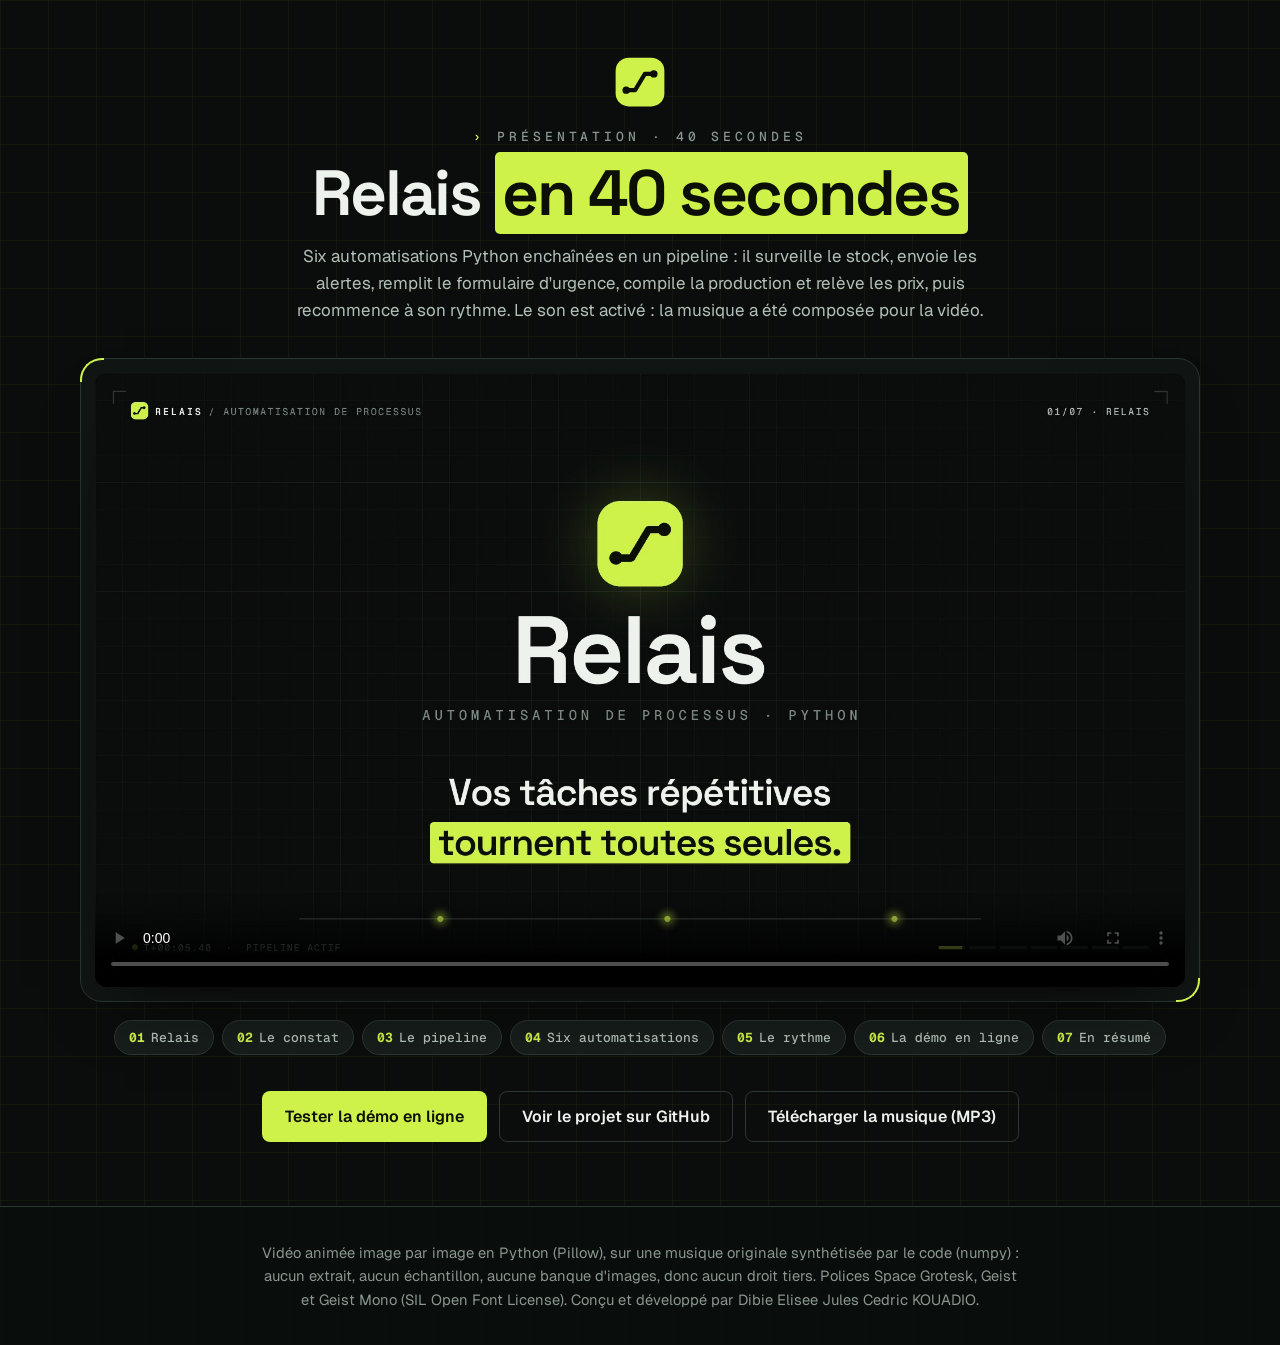
<file: assets/video/index.html>
<!doctype html>
<html lang="fr">
<head>
  <meta charset="utf-8">
  <meta name="viewport" content="width=device-width, initial-scale=1">
  <title>Relais : présentation vidéo</title>
  <meta name="description" content="Relais en 40 secondes : six automatisations Python enchaînées en un pipeline qui surveille le stock, envoie les alertes, remplit les formulaires d'urgence, compile la production et relève les prix.">
  <meta name="theme-color" content="#0a0d0c">
  <link rel="icon" href="data:image/svg+xml,<svg xmlns='http://www.w3.org/2000/svg' viewBox='0 0 32 32'><rect x='1' y='1' width='30' height='30' rx='8' fill='%23cff24a'/><path d='M7.5 21h5.5l6-10h5.5' fill='none' stroke='%230b0f05' stroke-width='2.6' stroke-linecap='round' stroke-linejoin='round'/><circle cx='7.5' cy='21' r='2.3' fill='%230b0f05'/><circle cx='24.5' cy='11' r='2.3' fill='%230b0f05'/></svg>">
  <link rel="preconnect" href="https://fonts.googleapis.com">
  <link rel="preconnect" href="https://fonts.gstatic.com" crossorigin>
  <link href="https://fonts.googleapis.com/css2?family=Space+Grotesk:wght@500;650&family=Geist+Mono:wght@500;600&family=Geist:wght@400;600&display=swap" rel="stylesheet">
  <style>
    :root {
      --graphite: #0a0d0c;
      --panel: #111614;
      --panel-2: #161d1a;
      --line: #2c3732;
      --ink: #edf2ec;
      --ink-2: #b3c0b8;
      --ink-3: #8a978f;
      --volt: #cff24a;
      --on-volt: #0b0f05;
    }
    * { box-sizing: border-box; }
    body {
      margin: 0;
      min-height: 100vh;
      background:
        linear-gradient(to right, rgba(207, 242, 74, .045) 1px, transparent 1px) 0 0 / 48px 48px,
        linear-gradient(to bottom, rgba(207, 242, 74, .045) 1px, transparent 1px) 0 0 / 48px 48px,
        var(--graphite);
      color: var(--ink);
      font-family: "Geist", system-ui, sans-serif;
      display: flex;
      flex-direction: column;
      align-items: center;
      padding: 56px 16px 0;
      overflow-x: hidden;
    }
    .mark { width: 52px; height: 52px; }
    .eyebrow {
      margin: 22px 0 18px; font: 500 13px/1 "Geist Mono", ui-monospace, monospace;
      letter-spacing: .3em; text-transform: uppercase; color: var(--ink-3);
    }
    .eyebrow b { color: var(--volt); font-weight: 600; }
    h1 {
      font-family: "Space Grotesk", sans-serif; font-weight: 650; letter-spacing: -.035em;
      font-size: clamp(2.2rem, 6vw, 4rem); line-height: 1; margin: 0; text-align: center;
    }
    h1 span { background: var(--volt); color: var(--on-volt); padding: 0 .12em; border-radius: .08em; }
    p.lead { color: var(--ink-2); margin: 18px 0 34px; text-align: center; max-width: 720px; font-size: 1.06rem; line-height: 1.6; }
    .stage { position: relative; width: 100%; max-width: 1120px; padding: 14px; border: 1px solid var(--line); border-radius: 22px; background: var(--panel); }
    .stage::before, .stage::after { content: ""; position: absolute; width: 22px; height: 22px; border: 2px solid var(--volt); }
    .stage::before { top: -1px; left: -1px; border-width: 2px 0 0 2px; border-top-left-radius: 22px; }
    .stage::after { bottom: -1px; right: -1px; border-width: 0 2px 2px 0; border-bottom-right-radius: 22px; }
    .player { border-radius: 12px; overflow: hidden; background: #000; box-shadow: 0 30px 70px -30px rgba(0, 0, 0, .8); }
    video { display: block; width: 100%; height: auto; }
    .chapters { list-style: none; display: flex; flex-wrap: wrap; gap: 8px; justify-content: center; padding: 0; margin: 18px 0 0; }
    .chapters button {
      font: 500 13px/1 "Geist Mono", monospace; color: var(--ink-2); background: var(--panel-2);
      border: 1px solid var(--line); border-radius: 999px; padding: 10px 14px; cursor: pointer;
      transition: background-color .18s, color .18s, border-color .18s;
    }
    .chapters button:hover { color: var(--ink); border-color: var(--ink-3); }
    .chapters button[aria-current="true"] { background: var(--volt); color: var(--on-volt); border-color: transparent; }
    .chapters b { color: var(--volt); margin-right: 6px; }
    .chapters button[aria-current="true"] b { color: var(--on-volt); }
    nav { display: flex; flex-wrap: wrap; gap: 12px; justify-content: center; margin: 36px 0 0; }
    nav a {
      text-decoration: none; padding: 14px 22px; border-radius: 8px; font-weight: 600;
      border: 1px solid var(--line); color: var(--ink); background: transparent;
    }
    nav a.primary { background: var(--volt); color: var(--on-volt); border-color: transparent; }
    nav a:hover { border-color: var(--ink-3); }
    a:focus-visible, button:focus-visible { outline: 3px solid var(--volt); outline-offset: 3px; }
    footer {
      width: 100vw; margin-top: 64px; padding: 34px 16px; border-top: 1px solid var(--line);
      background: rgba(10, 13, 12, .85); color: var(--ink-3); text-align: center;
    }
    footer p { margin: 0 auto; max-width: 760px; font-size: .92rem; line-height: 1.6; }
    footer a { color: var(--ink-2); }
    @media (prefers-reduced-motion: reduce) { * { transition: none !important; } }
  </style>
</head>
<body>
  <svg class="mark" viewBox="0 0 32 32" aria-hidden="true"><rect x="1" y="1" width="30" height="30" rx="8" fill="#cff24a"/><path d="M7.5 21h5.5l6-10h5.5" fill="none" stroke="#0b0f05" stroke-width="2.6" stroke-linecap="round" stroke-linejoin="round"/><circle cx="7.5" cy="21" r="2.3" fill="#0b0f05"/><circle cx="24.5" cy="11" r="2.3" fill="#0b0f05"/></svg>
  <p class="eyebrow"><b>›</b> Présentation · 40 secondes</p>
  <h1>Relais <span>en 40 secondes</span></h1>
  <p class="lead">Six automatisations Python enchaînées en un pipeline&nbsp;: il surveille le stock, envoie les alertes, remplit le formulaire d'urgence, compile la production et relève les prix, puis recommence à son rythme. Le son est activé&nbsp;: la musique a été composée pour la vidéo.</p>

  <div class="stage">
    <div class="player">
      <video id="video" controls playsinline preload="metadata" poster="presentation-poster.jpg">
        <source src="Relais_presentation.mp4" type="video/mp4">
        Votre navigateur ne lit pas la vidéo : <a href="Relais_presentation.mp4">téléchargez-la</a>.
      </video>
    </div>
  </div>

  <ul class="chapters" aria-label="Chapitres">
    <li><button type="button" data-t="0"><b>01</b>Relais</button></li>
    <li><button type="button" data-t="6"><b>02</b>Le constat</button></li>
    <li><button type="button" data-t="10"><b>03</b>Le pipeline</button></li>
    <li><button type="button" data-t="18"><b>04</b>Six automatisations</button></li>
    <li><button type="button" data-t="24"><b>05</b>Le rythme</button></li>
    <li><button type="button" data-t="28"><b>06</b>La démo en ligne</button></li>
    <li><button type="button" data-t="34"><b>07</b>En résumé</button></li>
  </ul>

  <nav aria-label="Liens">
    <a class="primary" href="https://automatisation-de-processus-cedric.streamlit.app">Tester la démo en ligne</a>
    <a href="https://github.com/GomuGomuNo01/automatisation-de-processus">Voir le projet sur GitHub</a>
    <a href="musique.mp3" download>Télécharger la musique (MP3)</a>
  </nav>

  <footer>
    <p>Vidéo animée image par image en Python (Pillow), sur une musique originale synthétisée par le code (numpy)&nbsp;: aucun extrait, aucun échantillon, aucune banque d'images, donc aucun droit tiers. Polices Space Grotesk, Geist et Geist Mono (SIL Open Font License). Conçu et développé par Dibie Elisee Jules Cedric KOUADIO.</p>
  </footer>

  <script>
    // Chapitres : saut au bon instant, et le chapitre en cours reste signalé
    const video = document.getElementById('video');
    const boutons = [...document.querySelectorAll('[data-t]')];
    boutons.forEach((b) => b.addEventListener('click', () => {
      video.currentTime = Number(b.dataset.t);
      video.play().catch(() => {});
    }));
    video.addEventListener('timeupdate', () => {
      let actif = boutons[0];
      boutons.forEach((b) => { if (video.currentTime >= Number(b.dataset.t)) actif = b; });
      boutons.forEach((b) => b.setAttribute('aria-current', String(b === actif)));
    });
  </script>
</body>
</html>
</file>
